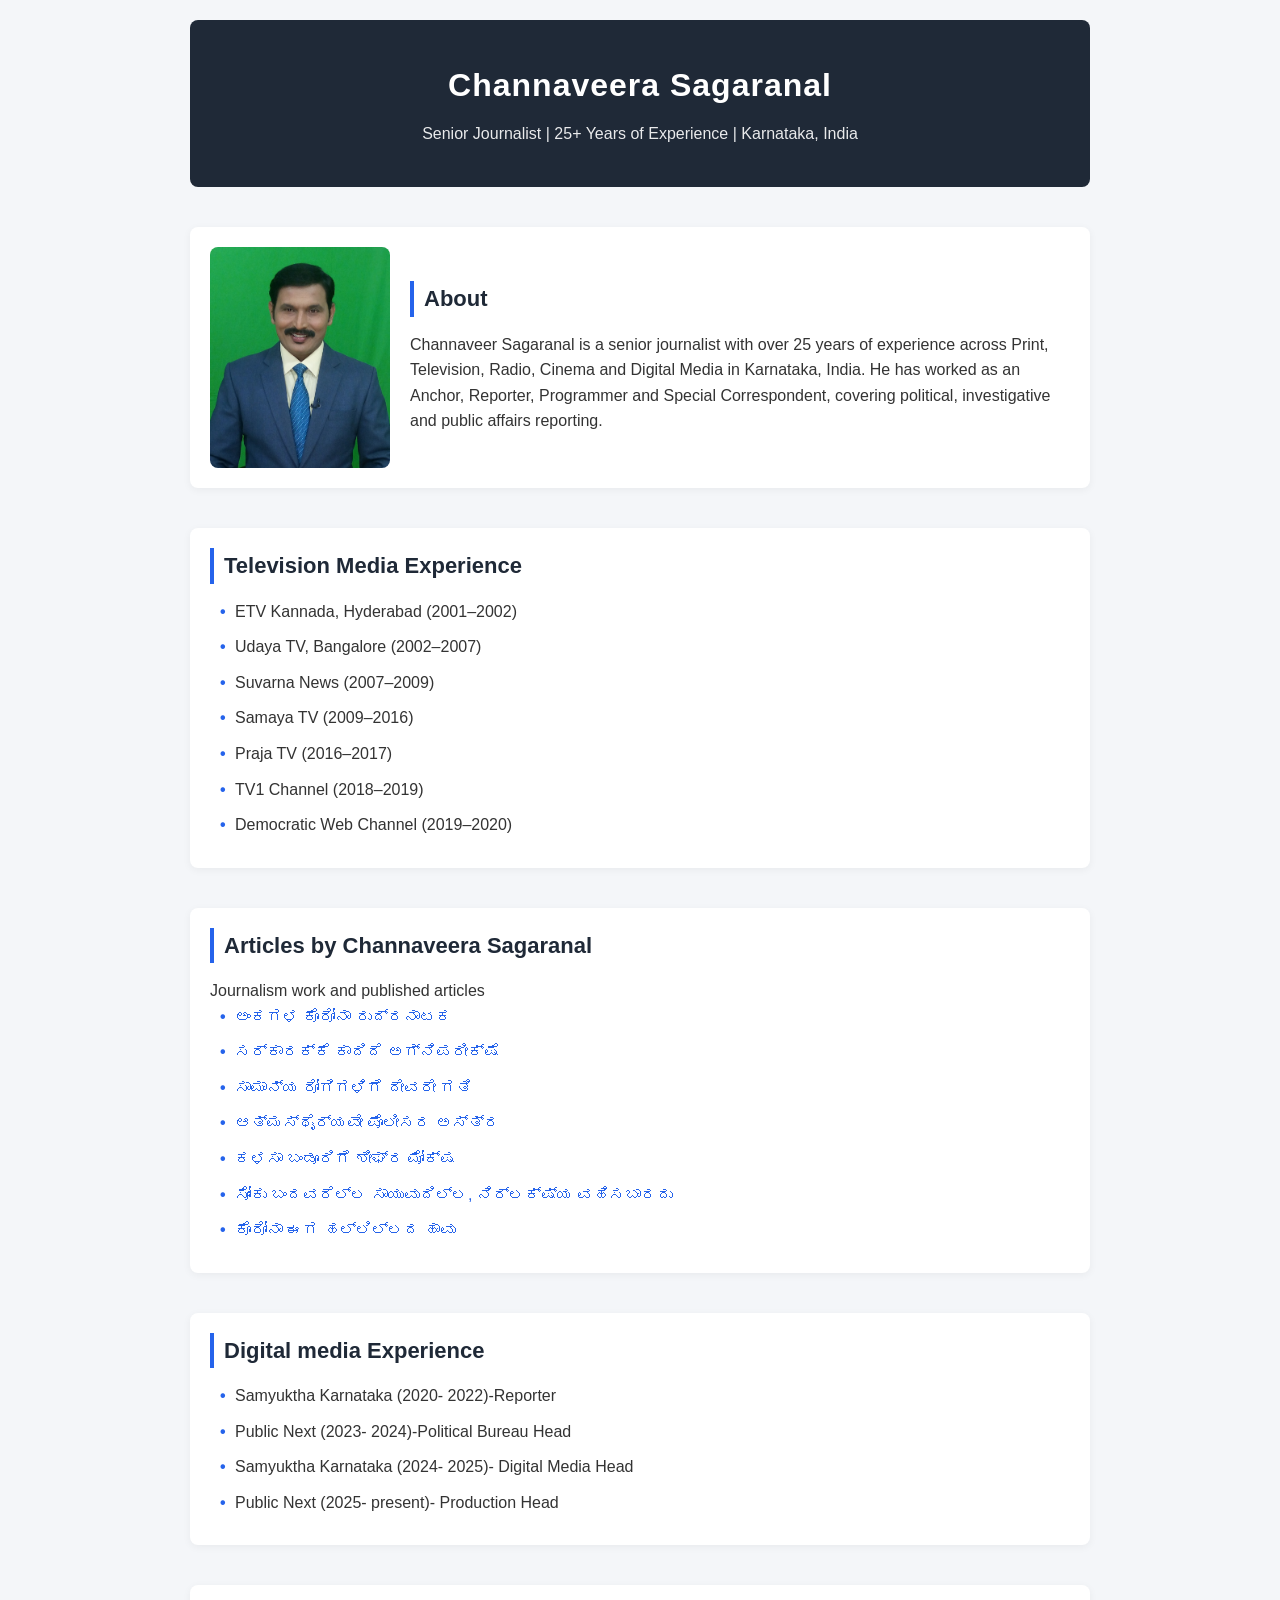
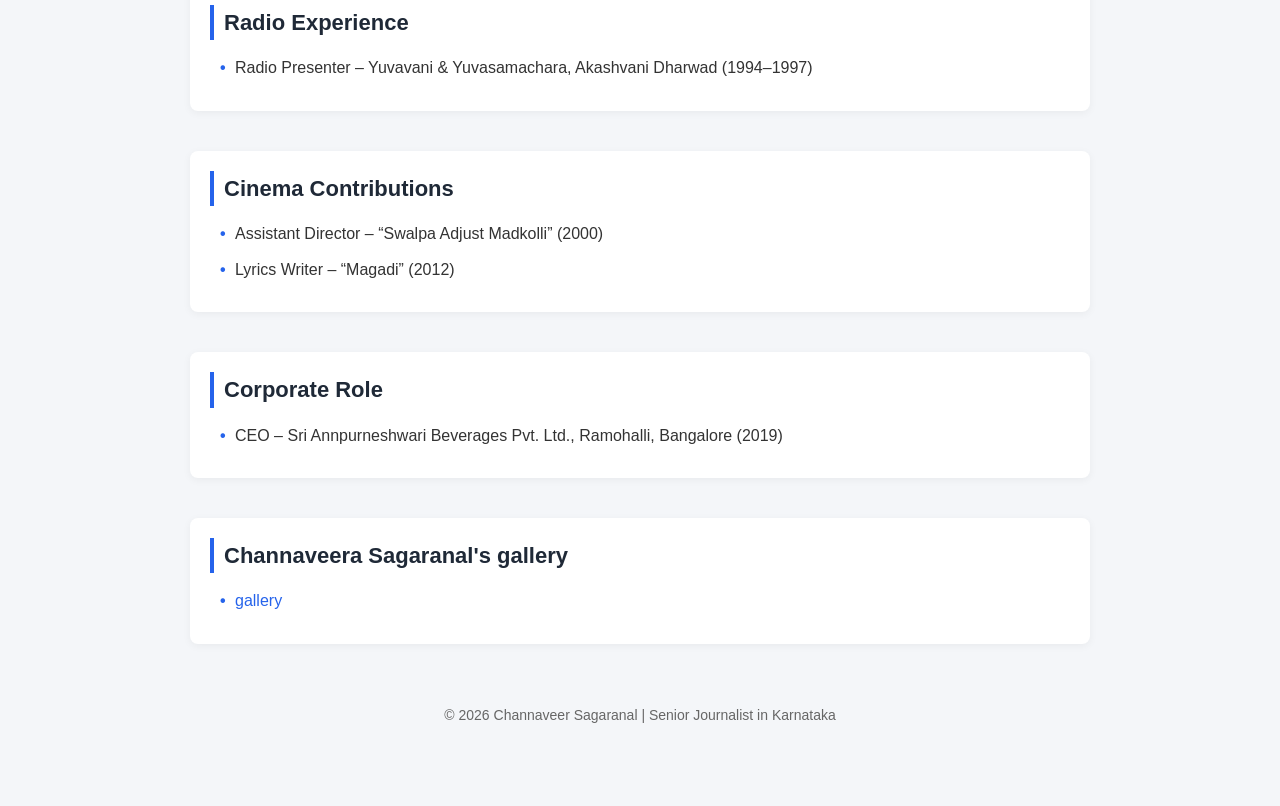
<file: index.html>
<!DOCTYPE html>
<html lang="en">
<head>
    <meta charset="UTF-8">
    <title>Channaveera Sagaranal – Senior Journalist in Karnataka | 25+ Years Experience</title>

    <meta name="description" content="Channaveera Sagaranal is a senior journalist in Karnataka, India with over 25 years of experience in print, television, radio, cinema and digital media. Currently Special Correspondent at Samyuka Karnataka.">
    
    <meta name="author" content="Channaveera Sagaranal">
    <meta name="viewport" content="width=device-width, initial-scale=1.0">
    <meta name="robots" content="index, follow">

    <!-- Open Graph -->
    <meta property="og:title" content="Channaveer Sagaranal – Senior Journalist">
    <meta property="og:description" content="25+ Years of Journalism Experience in Karnataka, India">
    <meta property="og:type" content="website">
    <meta name="google-site-verification" content="HI4ac5MvQJ4EtyyLl8976X5eSU1fTqtN4-tJLHvP28A" />

    <!-- Structured Data -->
<script type="application/ld+json">
{
  "@context": "https://schema.org",
  "@type": "Person",
  "name": "Channaveera Sagaranal",
  "jobTitle": "Senior Journalist",
  "nationality": "Indian",
  "url": "https://channaveerasagaranal.com",
  "sameAs": [
    "https://www.facebook.com/share/1DcLo7NLi9/",
    "https://x.com/channaveera2016"
  ],
  "image": "https://channaveerasagaranal.com/images/channaveera-sagaranal.jpg"
}
</script>

    <link rel="stylesheet" href="style.css">
</head>

<body>

<header>
    <h1>Channaveera Sagaranal</h1>
    <p>Senior Journalist | 25+ Years of Experience | Karnataka, India</p>
</header>

<section class="about">
    <img src="images/profile.jpg" alt="Channaveera Sagaranal Senior Journalist" >
    <div>
        <h2>About</h2>
        <p>
            Channaveer Sagaranal is a senior journalist with over 25 years of experience 
            across Print, Television, Radio, Cinema and Digital Media in Karnataka, India. 
            He has worked as an Anchor, Reporter, Programmer and Special Correspondent, 
            covering political, investigative and public affairs reporting.
        </p>
        
    </div>
</section>


<section>
    <h2>Television Media Experience</h2>
    <ul>
        <li>ETV Kannada, Hyderabad (2001–2002)</li>
        <li>Udaya TV, Bangalore (2002–2007)</li>
        <li>Suvarna News (2007–2009)</li>
        <li>Samaya TV (2009–2016)</li>
        <li>Praja TV (2016–2017)</li>
        <li>TV1 Channel (2018–2019)</li>
        <li>Democratic Web Channel (2019–2020)</li>
    </ul>
</section>
<section>
    <h2>Articles by Channaveera Sagaranal</h2>
    <p>Journalism work and published articles</p>
    <ul>
        <li><a href="images/article4.jpg">ಅಂಕಗಳ ಕೊರೋನಾ ರುದ್ರನಾಟಕ</a></li>
        <li><a href="images/article1.jpg">ಸರ್ಕಾರಕ್ಕೆ ಕಾದಿದೆ ಅಗ್ನಿಪರೀಕ್ಷೆ</a></li>
        <li><a href="images/article2.jpg">ಸಾಮಾನ್ಯ ರೋಗಿಗಳಿಗೆ ದೇವರೇ ಗತಿ</a></li>
        <li><a href="images/article3.jpg">ಆತ್ಮಸ್ಥೈರ್ಯವೇ ಪೊಲೀಸರ ಅಸ್ತ್ರ</a></li>
        <li><a href="images/article5.jpg">ಕಳಸಾ ಬಂಡೂರಿಗೆ ಶೀಘ್ರ ಮೋಕ್ಷ</a></li>
        <li><a href="images/article6.jpg">ಸೋಂಕು ಬಂದವರೆಲ್ಲ ಸಾಯುವುದಿಲ್ಲ, ನಿರ್ಲಕ್ಷ್ಯ ವಹಿಸಬಾರದು</a></li>
        <li><a href="images/article7.jpg">ಕೊರೋನಾ ಈಗ ಹಲ್ಲಿಲ್ಲದ ಹಾವು</a></li>


    </ul>
    
</section>
<section>
    <h2>Digital media Experience</h2>
    <ul>
        <li>Samyuktha Karnataka (2020- 2022)-Reporter </li>
        <li>Public Next (2023- 2024)-Political Bureau Head</li>
        <li>Samyuktha Karnataka (2024- 2025)- Digital Media Head </li>
        <li>Public Next (2025- present)- Production Head </li>
    </ul>
</section>
<section>
    <h2>Radio Experience</h2>
    <ul>
        <li>Radio Presenter – Yuvavani & Yuvasamachara, Akashvani Dharwad (1994–1997)</li>
    </ul>
</section>

<section>
    <h2>Cinema Contributions</h2>
    <ul>
        <li>Assistant Director – “Swalpa Adjust Madkolli” (2000)</li>
        <li>Lyrics Writer – “Magadi” (2012)</li>
    </ul>
</section>

<section>
    <h2>Corporate Role</h2>
    <ul>
        <li>CEO – Sri Annpurneshwari Beverages Pvt. Ltd., Ramohalli, Bangalore (2019)</li>
    </ul>
</section>
<section>
    <h2>Channaveera Sagaranal's gallery</h2>
    <ul>
        <li><a href="gallery.html">gallery</a></li>
    </ul>
</section> 

<footer>
    <p>© 2026 Channaveer Sagaranal | Senior Journalist in Karnataka</p>
</footer>

</body>
</html>
</file>
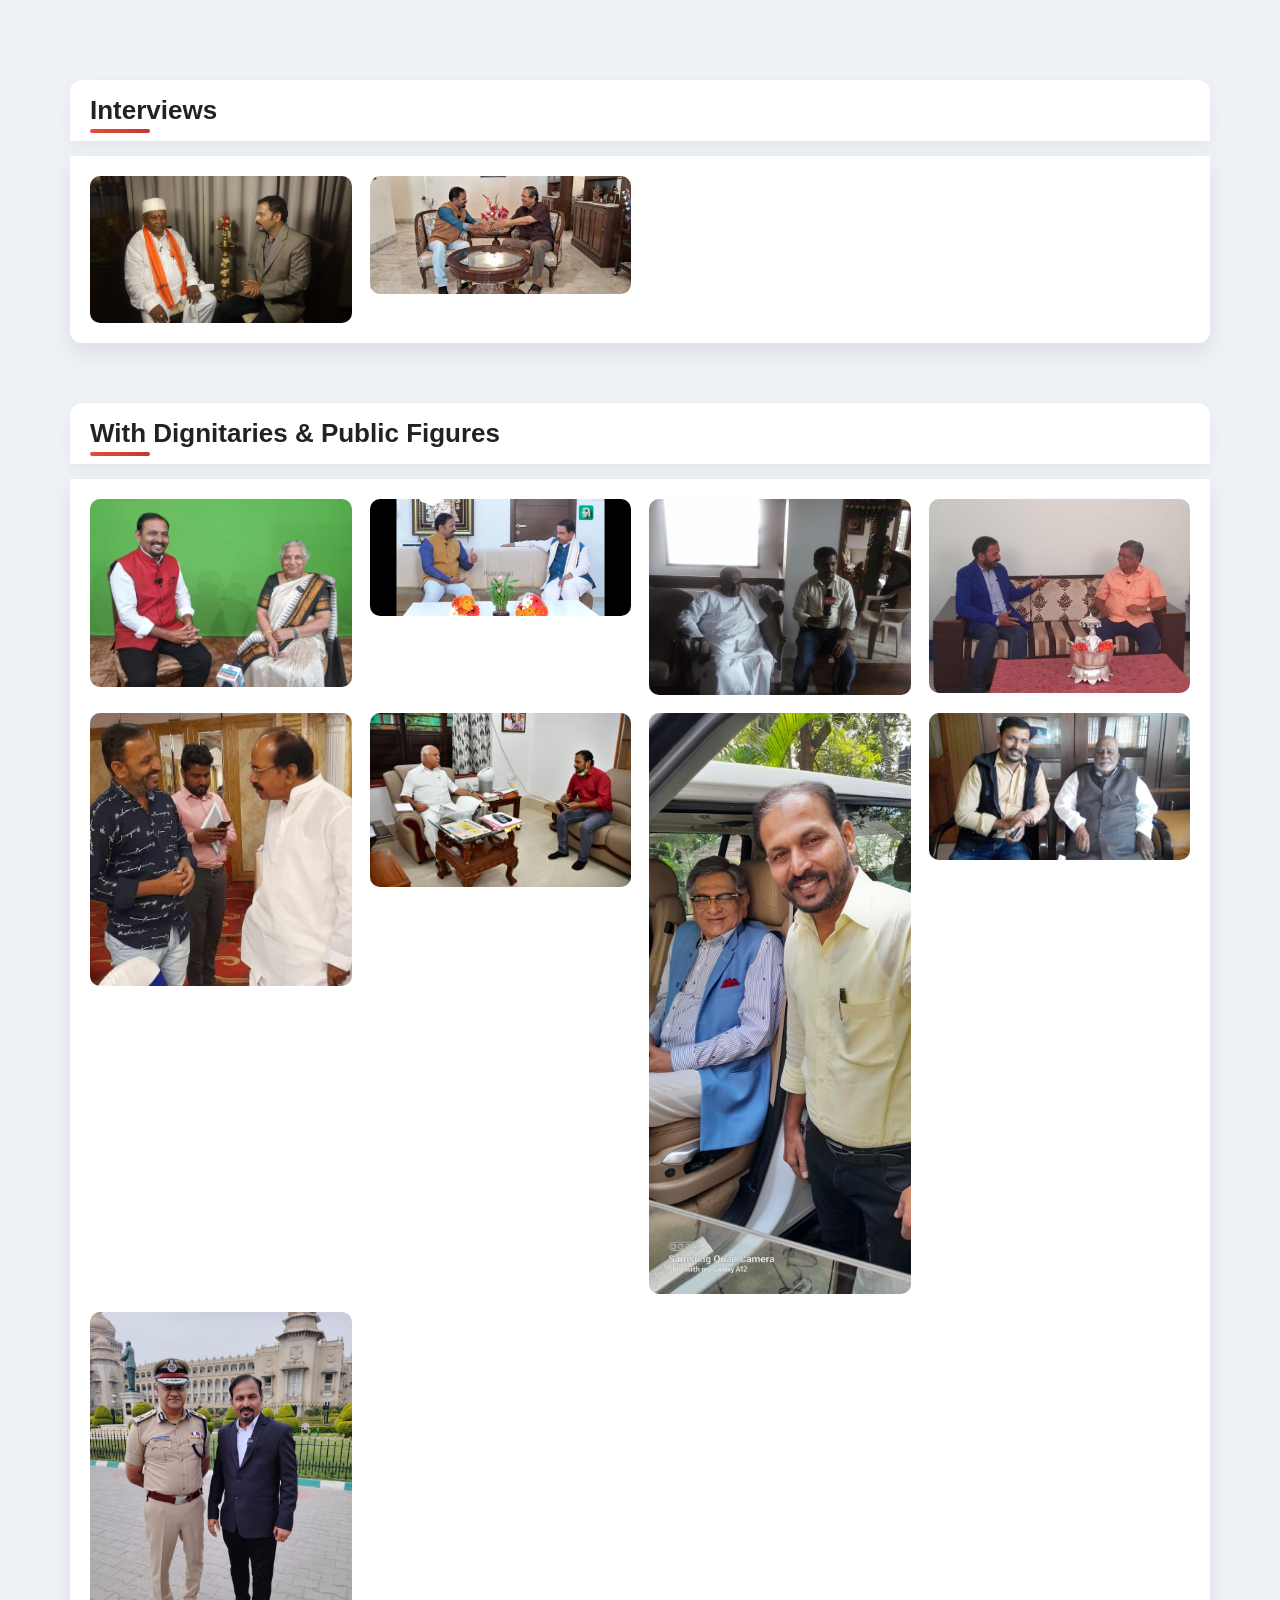
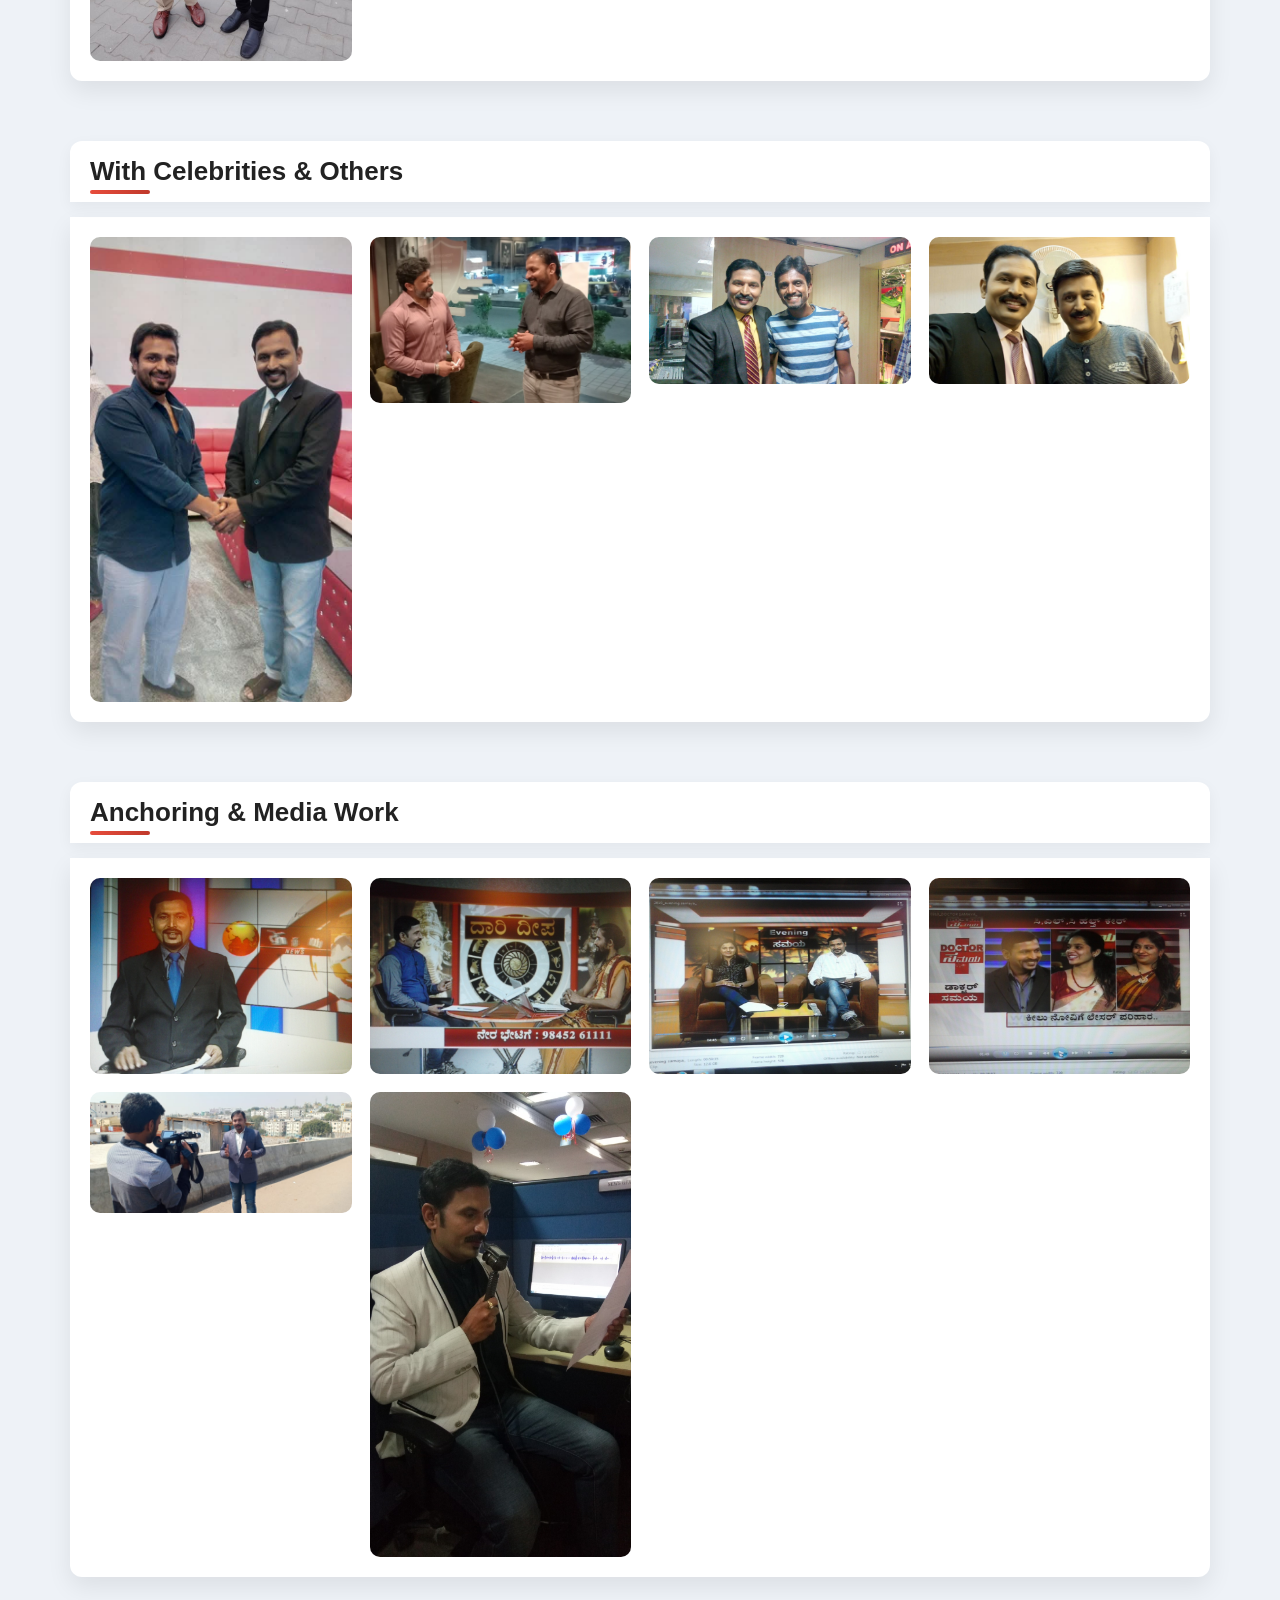
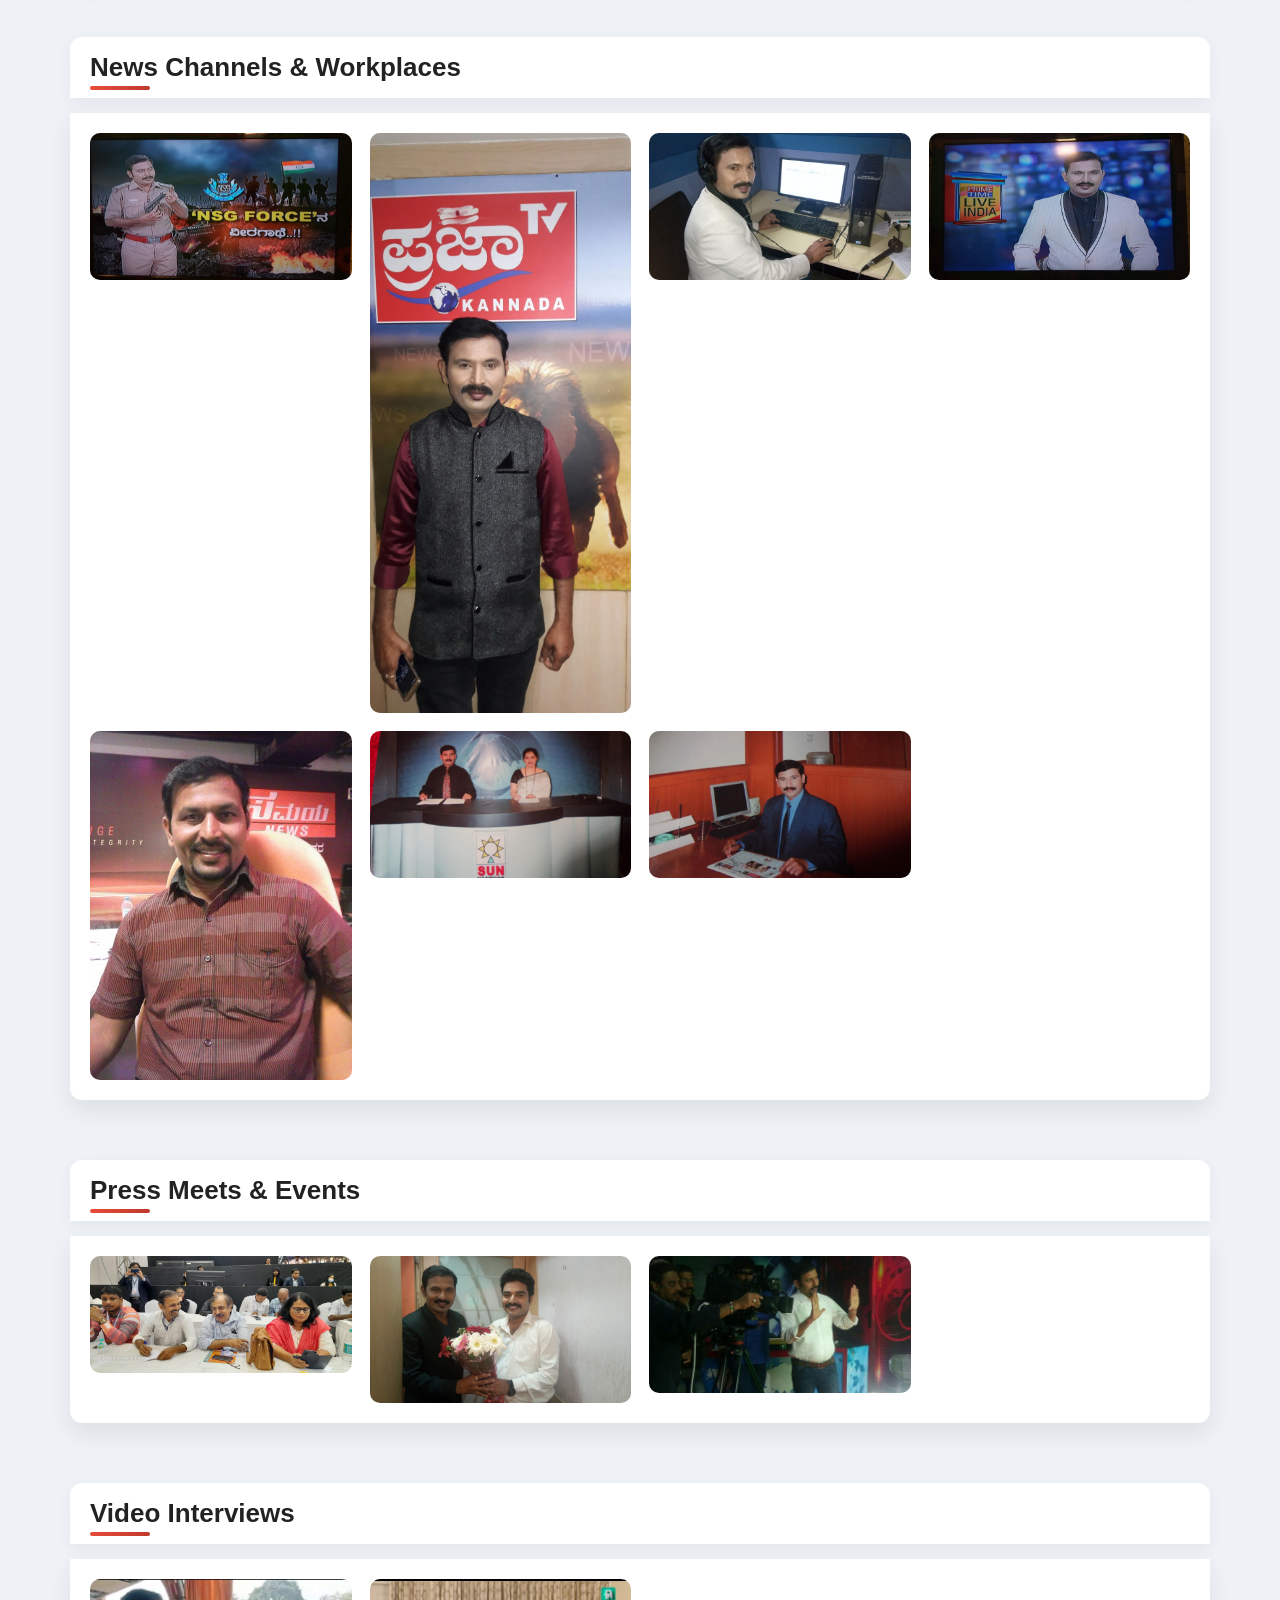
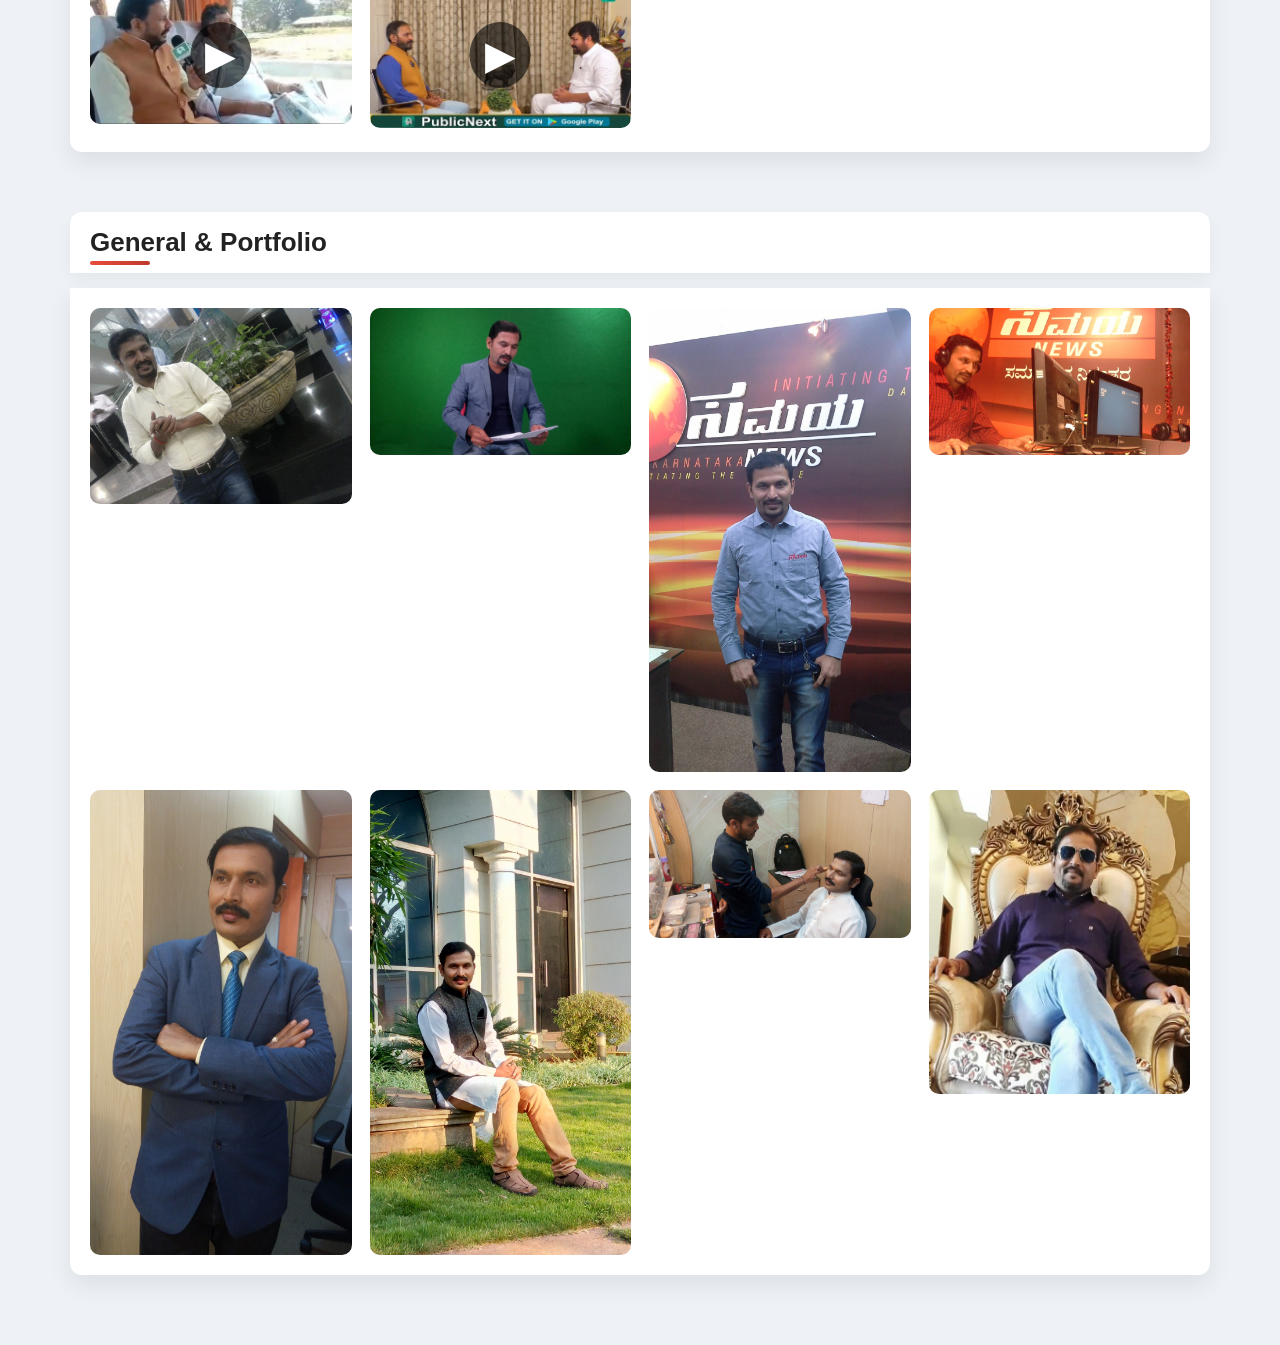
<file: gallery.html>
<!DOCTYPE html>
<html lang="en">
<head>
  <meta charset="UTF-8">
  <meta name="viewport" content="width=device-width, initial-scale=1.0">
  <title>gallery</title>
  <link rel="stylesheet" href="stylegal.css">
</head>
<body>
  <h2>Interviews</h2>
<div class="gallery-section">
  <img src="images/channaveera-sagaranal-interviewing.jpg" alt="Journalist conducting an interview">
  <img src="images/channaveera-sagaranal-interwiewing-exlokayuktha-js-santhosh-hegde.jpg" alt="Interview with Justice Santosh Hegde">
</div>

<h2>With Dignitaries & Public Figures</h2>
<div class="gallery-section">
  <img src="images/sudha-murthy-with-channaveera-sagaranal.jpg" alt="With Sudha Murthy">
  <img src="images/channaveera-sagaranal-with-central-minister-pralhad-joshi.jpg" alt="With Union Minister Pralhad Joshi">
  <img src="images/channaveera-sagaranal-with-ex-pm-devegowda.jpg" alt="With former Prime Minister Deve Gowda">
  <img src="images/channaveera-sagaranal-with-ex-cm-jagadeesh-shettar.jpg" alt="With former Chief Minister Jagadeesh Shettar">
  <img src="images/channaveera-sagaranal-with-ex-cm-veerappa-moyli.jpg" alt="With former Chief Minister Veerappa Moily">
  <img src="images/channaveera-sagaranal-with-karnataka-cm-bs-yediyurappa.jpg" alt="With Chief Minister B S Yediyurappa">
  <img src="images/ex-cm-sm-krishna-with-channaveera-sagaranal.jpg" alt="With Ex CM SM Krishna">
  <img src="images/channaveera-sagaranal-with-ex-central-minister-jafar-sharif.jpg" alt="With former minister Jaffer Sharif">
  <img src="images/channaveera-sagaranal-with-ips-seemanth-kumar-singh.jpg" alt="With IPS officer Seemanth Kumar Singh">
</div>

<h2>With Celebrities & Others</h2>
<div class="gallery-section">
  <img src="images/channaveera-sagaranal-with-actor-vijayaraghavendra.jpg" alt="With actor Vijaya Raghavendra">
  <img src="images/channaveera-sagaranal-with-anirudh.JPG" alt="With Anirudh">
  <img src="images/channaveera-sagaranal-with-kirik-keerthi.jpg" alt="With Kirik Keerthi">
  <img src="images/channaveera-sagaranal-with-ramesh-aravind.jpg" alt="With actor Ramesh Aravind">
</div>

<h2>Anchoring & Media Work</h2>
<div class="gallery-section">
  <img src="images/channaveera-sagaranal-anchoring-in-samaya-news.jpg" alt="Anchoring on Samaya News channel">
  <img src="images/channaveera-sagaranal-anchoring-in-samaya.jpg" alt="Studio anchoring session">
  <img src="images/channaveera-sagaranal-anchoring-in-samaya2.jpg" alt="Television anchoring program">
  <img src="images/channaveera-sagaranal-anchoring-in-samaya3.jpg" alt="Live TV anchoring segment">
  <img src="images/channaveera-sagaranal-feild-anchoring.jpg" alt="Field reporting and anchoring">
  <img src="images/channaveera-sagaranal-voiceover.jpg" alt="Voiceover recording session">
</div>

<h2>News Channels & Workplaces</h2>
<div class="gallery-section">
  <img src="images/channaveera-sagaranal-at-praja-tv.jpg" alt="At Praja TV studio">
  <img src="images/channaveera-sagaranal-in-praja-tv.jpg" alt="Inside Praja TV newsroom">
  <img src="images/channaveera-sagaranal-in-praja-tv5.jpg" alt="Praja TV work environment">
  <img src="images/channaveera-sagaranal-in-praja.jpg" alt="Media work setting">
  <img src="images/channaveera-sagaranal-in-samaya-news.jpg" alt="Working at Samaya News">
  <img src="images/channaveera-sagaranal-in-udaya-news.jpg" alt="At Udaya News channel">
  <img src="images/channaveera-sagaranal-at-udaya-news.jpg" alt="Udaya News studio presence">
</div>

<h2>Press Meets & Events</h2>
<div class="gallery-section">
  <img src="images/channaveera-sagaranal-pressmeet.jpg" alt="Covering a press meet">
  <img src="images/channaveera-sagaranal-receiving-bouquet.jpg" alt="Receiving bouquet at event">
  <img src="images/channaveera-sagaranal-shooting-promo.jpg" alt="Shooting promotional content">
</div>

<h2>Video Interviews</h2>
<div class="gallery-section">

  <div class="video-item" onclick="playVideo('videos/channaveera-sagaranal-interviewing-dk-shivakumar.mp4')">
    <img src="images/thumbnail1.jpg" alt="Interview with DK Shivakumar">
    <div class="play-btn">▶</div>
  </div>

  <div class="video-item" onclick="playVideo('videos/channaveera-sagaranal-interviewing-vinay-kulkarni2.mp4')">
    <img src="images/thumbnail2.jpg" alt="Interview with Vinay Kulkarni">
    <div class="play-btn">▶</div>
  </div>

</div>

<!-- Popup player -->
<div id="videoPopup" onclick="closeVideo()">
  <video id="popupVideo" controls autoplay muted></video>
</div>

<h2>General & Portfolio</h2>
<div class="gallery-section">
  <img src="images/channaveera-sagaranal.jpg" alt="Portrait photo">
  <img src="images/channaveera-sagaranal2.jpg" alt="Professional portrait">
  <img src="images/channaveera-sagaranal3.jpg" alt="Media personality photo">
  <img src="images/channaveera-sagaranal4.jpg" alt="Journalist portrait">
  <img src="images/channaveera-sagaranal5.jpg" alt="Professional appearance">
  <img src="images/channaveera-sagaranal6.jpg" alt="Formal portrait">
  <img src="images/channaveera-sagaranal7.jpg" alt="Public appearance">
  <img src="images/channaveera-sagaranal8.jpg" alt="Profile photo">
</div>
</body>
</html>
</file>
<file: style.css>
/* Reset */
* {
    margin: 0;
    padding: 0;
    box-sizing: border-box;
}

/* Body */
body {
    font-family: 'Segoe UI', Arial, sans-serif;
    line-height: 1.6;
    background-color: #f4f6f9;
    color: #333;
    padding: 20px;
}

/* Container */
section, header, footer {
    max-width: 900px;
    margin: auto;
    margin-bottom: 40px;
}

/* Header */
header {
    text-align: center;
    padding: 40px 20px;
    background-color: #1f2937;
    color: white;
    border-radius: 8px;
}
header:hover{
    background-color:black;
}
header h1 {
    font-size: 32px;
    margin-bottom: 10px;
    letter-spacing: 1px;
}

header p {
    font-size: 16px;
    opacity: 0.9;
}

/* Section Titles */
h2 {
    font-size: 22px;
    margin-bottom: 15px;
    color: #1f2937;
    border-left: 4px solid #2563eb;
    padding-left: 10px;
}

/* Lists */
ul {
    list-style: none;
    padding-left: 10px;
}

ul li {
    margin-bottom: 10px;
    padding-left: 15px;
    position: relative;
}

ul li::before {
    content: "•";
    color: #2563eb;
    font-weight: bold;
    position: absolute;
    left: 0;
}

/* About Section */
.about {
    display: flex;
    align-items: center;
    gap: 20px;
    background: white;
    padding: 20px;
    border-radius: 8px;
    box-shadow: 0 2px 8px rgba(0,0,0,0.05);
}

.about img {
    width: 180px;
    border-radius: 8px;
}

/* Sections */
section {
    background: white;
    padding: 20px;
    border-radius: 8px;
    box-shadow: 0 2px 8px rgba(0,0,0,0.05);
}

/* Links */
a {
    color: #2563eb;
    text-decoration: none;
}

a:hover {
    text-decoration: underline;
}

/* Footer */
footer {
    text-align: center;
    font-size: 14px;
    color: #666;
    padding: 20px;
}

/* Mobile Responsive */
@media (max-width: 768px) {
    .about {
        flex-direction: column;
        text-align: center;
    }

    .about img {
        width: 140px;
    }

    header h1 {
        font-size: 26px;
    }
}
</file>
<file: stylegal.css>
/* Page background */
body {
  font-family: 'Segoe UI', sans-serif;
  background: #eef2f7;
  margin: 0;
  padding: 30px 15px;
}

/* Main title (if you add one later) */
h1 {
  text-align: center;
  font-size: 36px;
  margin-bottom: 40px;
}

/* Headings */
h2 {
  font-size: 26px;
  margin: 50px auto 15px auto;
  padding: 15px 20px;
  max-width: 1100px;
  
  background: #ffffff;
  border-radius: 12px 12px 0 0;

  color: #222;
  position: relative;

  box-shadow: 0 5px 15px rgba(0,0,0,0.05);
}

/* Stylish underline bar */
h2::after {
  content: "";
  position: absolute;
  left: 20px;
  bottom: 8px;
  width: 60px;
  height: 4px;
  border-radius: 2px;
  background: linear-gradient(to right, #e74c3c, #c0392b);
}

/* Gallery container becomes "card" */
.gallery-section {
  max-width: 1100px;
  margin: 0 auto 40px auto;
  padding: 20px;

  background: #ffffff;
  border-radius: 0 0 12px 12px;

  box-shadow: 0 10px 25px rgba(0,0,0,0.08);

  display: grid;
  grid-template-columns: repeat(auto-fill, minmax(220px, 1fr));
  gap: 18px;
}

/* Images */
.gallery-section img {
  width: 100%;
  height: auto; /* no cropping */
  border-radius: 10px;
  background: #ddd;

  transition: all 0.3s ease;
}

/* Hover */
.gallery-section img:hover {
  transform: scale(1.05);
  box-shadow: 0 8px 20px rgba(0,0,0,0.15);
}

/* Add subtle separation between sections */
.gallery-section:not(:last-of-type) {
  margin-bottom: 60px;
}

/* Slight animation when page loads */
.gallery-section img {
  opacity: 0;
  transform: translateY(10px);
  animation: fadeIn 0.6s forwards;
}

.gallery-section img:nth-child(1) { animation-delay: 0.05s; }
.gallery-section img:nth-child(2) { animation-delay: 0.1s; }
.gallery-section img:nth-child(3) { animation-delay: 0.15s; }
.gallery-section img:nth-child(4) { animation-delay: 0.2s; }

@keyframes fadeIn {
  to {
    opacity: 1;
    transform: translateY(0);
  }
}

/* Video thumbnail container */
.video-item {
  position: relative;
  cursor: pointer;
}

/* Thumbnail image */
.video-item img {
  width: 100%;
  border-radius: 10px;
}

/* Play button */
.play-btn {
  position: absolute;
  top: 50%;
  left: 50%;
  transform: translate(-50%, -50%);
  font-size: 40px;
  color: white;
  background: rgba(0,0,0,0.6);
  border-radius: 50%;
  padding: 10px 15px;
}

/* Popup */
#videoPopup {
  display: none;
  position: fixed;
  top: 0;
  left: 0;
  width: 100%;
  height: 100%;
  background: rgba(0,0,0,0.9);
  justify-content: center;
  align-items: center;
}

#videoPopup video {
  width: 80%;
  max-height: 80%;
}
</file>
